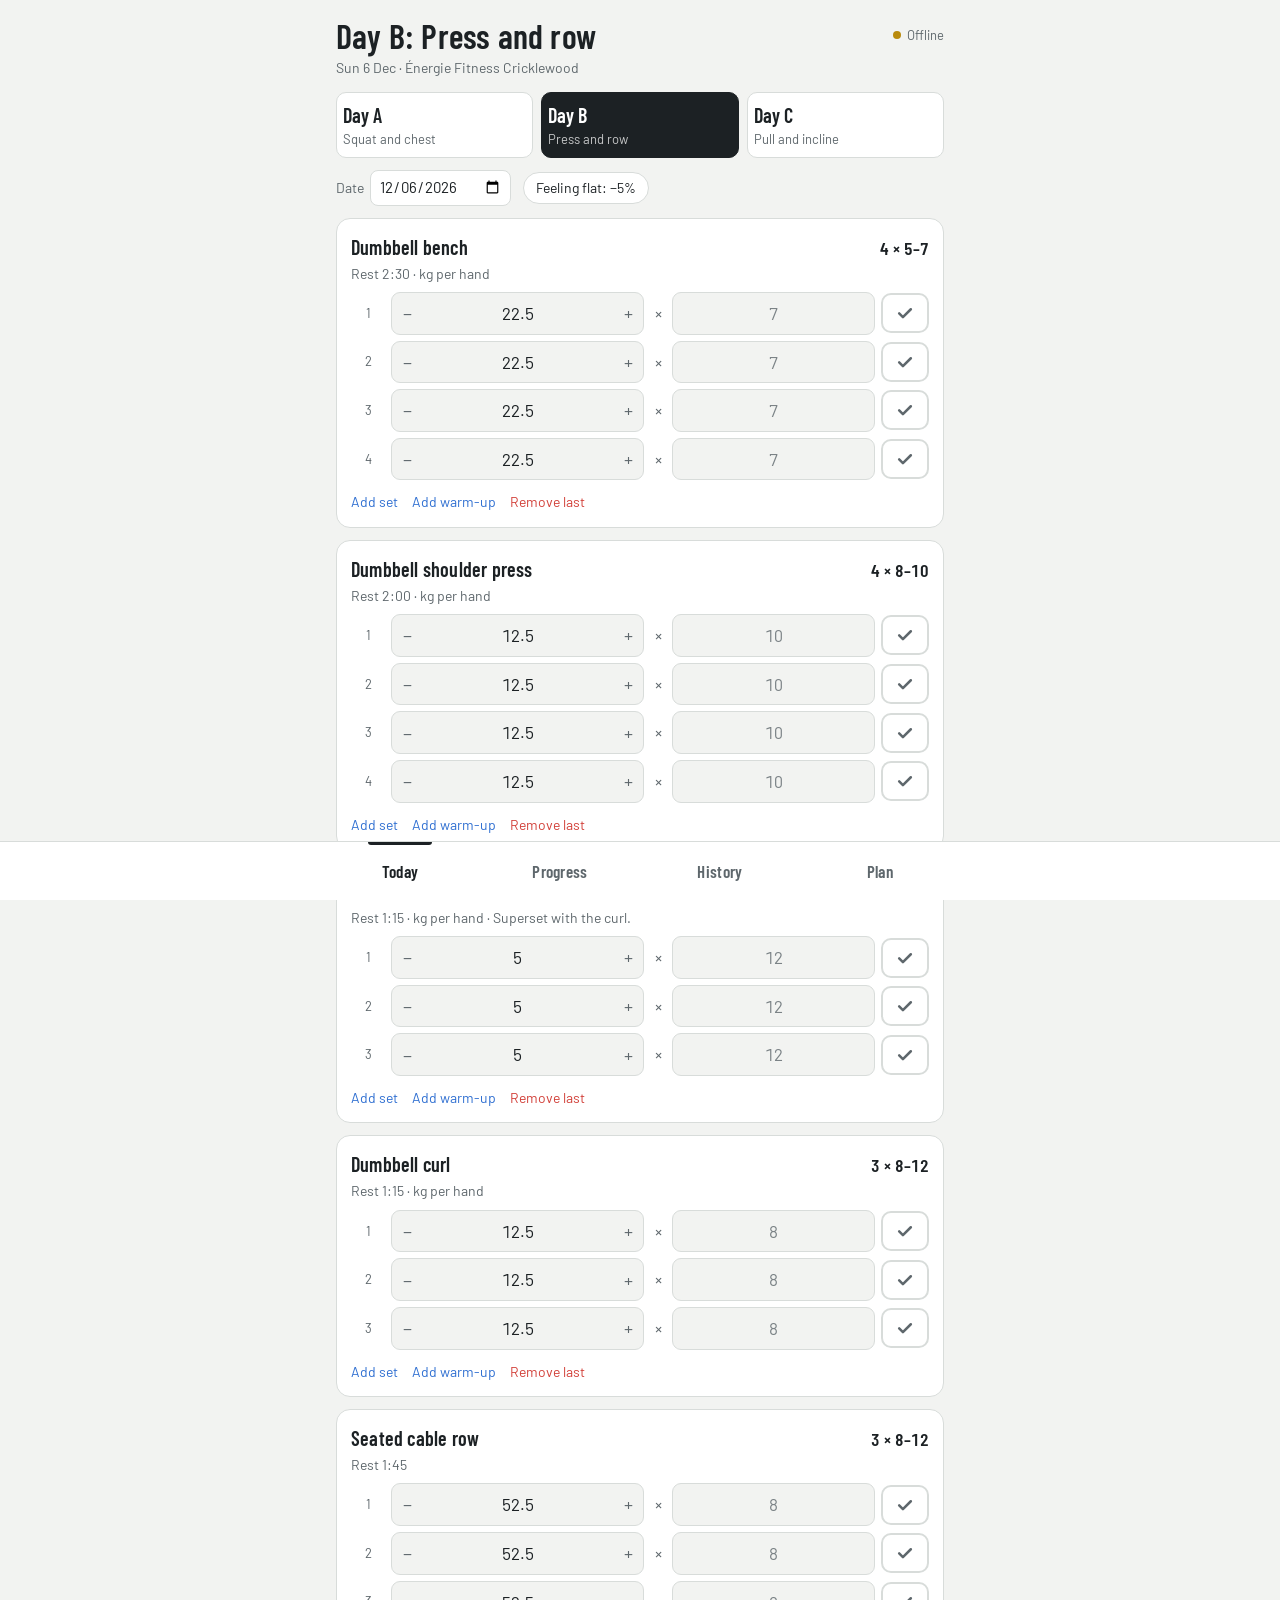
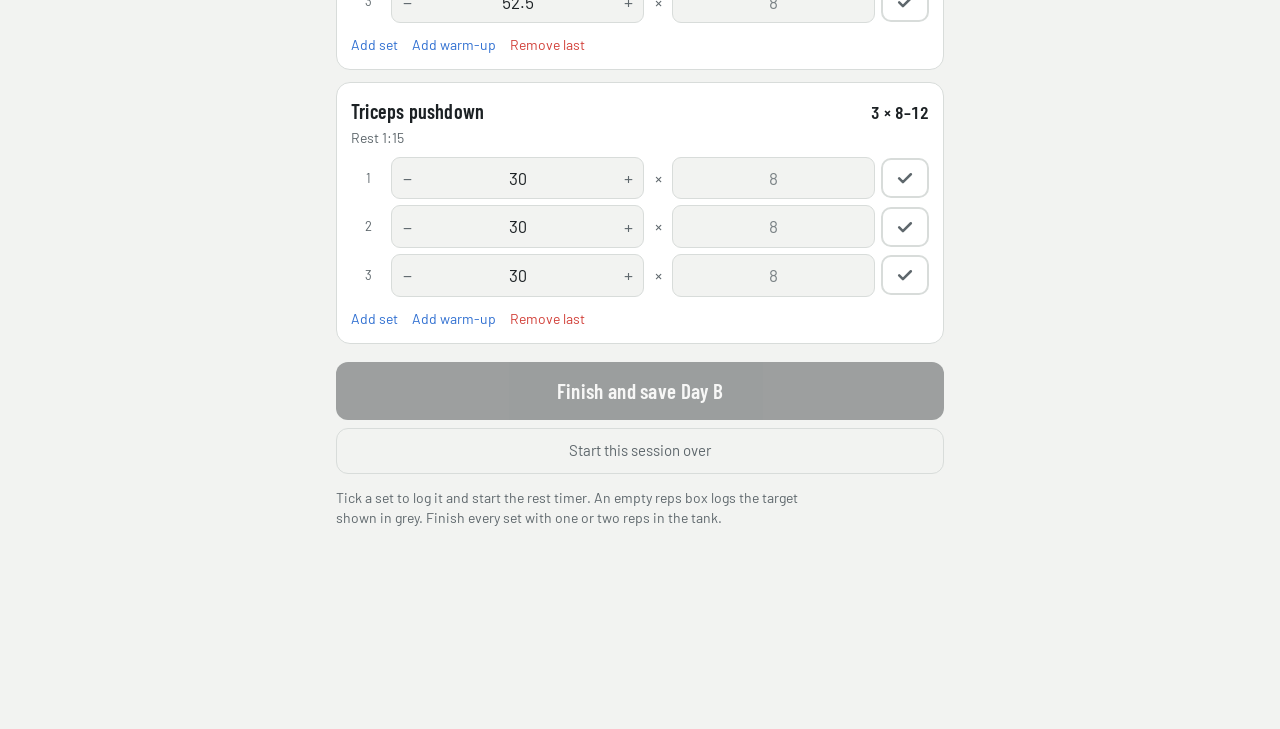
<file: workout/apps-script/Index.html>
<!doctype html>
<html lang="en-GB">
<head>
<base target="_top">
<meta charset="utf-8">
<title>Gym log</title>
<link rel="preconnect" href="https://fonts.googleapis.com">
<link rel="preconnect" href="https://fonts.gstatic.com" crossorigin>
<link href="https://fonts.googleapis.com/css2?family=Barlow:wght@400;500;600&family=Barlow+Condensed:wght@500;600;700&display=swap" rel="stylesheet">
<style>
/* Layout: one phone-width column, tab bar pinned to the bottom, rest timer docked above it. Same palette as the strength plan. */
:root{
  --bg:#F2F3F1;--panel:#FFFFFF;--ink:#1C2124;--muted:#5E676C;--rule:#D8DCDA;--soft:#E8EBE9;
  --green:#2F9E5B;--yellow:#B98A0C;--blue:#2F6FD1;--red:#D2413A;--on-ink:#FFFFFF;
  --band-g:rgba(47,158,91,.22);--band-y:rgba(217,165,20,.30);--band-b:rgba(47,111,209,.24);
  --display:"Barlow Condensed","Arial Narrow",system-ui,sans-serif;
  --body:"Barlow",system-ui,-apple-system,"Segoe UI",Roboto,Helvetica,Arial,sans-serif;
}
@media (prefers-color-scheme: dark){
  :root:not([data-theme="light"]){
    --bg:#14171A;--panel:#1C2125;--ink:#E8ECEA;--muted:#9AA4A9;--rule:#2B3136;--soft:#252B30;
    --green:#3DB36C;--yellow:#E8B92A;--blue:#5B93E6;--red:#E2615B;--on-ink:#14171A;
    --band-g:rgba(61,179,108,.30);--band-y:rgba(232,185,42,.32);--band-b:rgba(91,147,230,.34);
    color-scheme:dark;
  }
}
:root[data-theme="dark"]{
  --bg:#14171A;--panel:#1C2125;--ink:#E8ECEA;--muted:#9AA4A9;--rule:#2B3136;--soft:#252B30;
  --green:#3DB36C;--yellow:#E8B92A;--blue:#5B93E6;--red:#E2615B;--on-ink:#14171A;
  --band-g:rgba(61,179,108,.30);--band-y:rgba(232,185,42,.32);--band-b:rgba(91,147,230,.34);
  color-scheme:dark;
}
*,*::before,*::after{box-sizing:border-box}
html{-webkit-text-size-adjust:100%}
body{margin:0;background:var(--bg);color:var(--ink);font-family:var(--body);font-size:17px;line-height:1.45}
main{max-width:640px;margin:0 auto;padding-inline:16px;padding-block:18px 190px}
h1,h2,h3,.cond{font-family:var(--display);font-weight:600;letter-spacing:.2px;text-wrap:balance}
h1{font-size:34px;line-height:1.05;margin:0}
h2{font-size:26px;line-height:1.1;margin:28px 0 10px}
h3{font-size:20px;margin:0}
p{margin:0 0 10px;max-width:62ch}
a{color:var(--blue)}
.num{font-variant-numeric:tabular-nums}
.muted{color:var(--muted)}
.small{font-size:14px;color:var(--muted)}
button{font:inherit;color:inherit;cursor:pointer}
button:focus-visible,input:focus-visible,select:focus-visible{outline:2px solid var(--blue);outline-offset:2px}

.top{display:flex;justify-content:space-between;align-items:flex-start;gap:12px;margin-bottom:6px}
.sync{font-size:13px;color:var(--muted);display:inline-flex;align-items:center;gap:6px;white-space:nowrap;padding-top:8px}
.sync i{width:8px;height:8px;border-radius:50%;background:var(--muted)}
.sync.ok i{background:var(--green)}
.sync.local i{background:var(--yellow)}

.daypick{display:flex;gap:8px;margin:14px 0 4px}
.daypick button{flex:1;border:1px solid var(--rule);background:var(--panel);border-radius:10px;padding:8px 6px;text-align:left;min-width:0}
.daypick button b{display:block;font-family:var(--display);font-size:20px;font-weight:600}
.daypick button span{display:block;font-size:13px;color:var(--muted);white-space:nowrap;overflow:hidden;text-overflow:ellipsis}
.daypick button[aria-pressed="true"]{background:var(--ink);color:var(--on-ink);border-color:var(--ink)}
.daypick button[aria-pressed="true"] span{color:inherit;opacity:.75}

.sessbar{display:flex;flex-wrap:wrap;align-items:center;gap:8px 12px;margin:12px 0 4px}
.sessbar label{font-size:14px;color:var(--muted);display:inline-flex;align-items:center;gap:6px}
.sessbar input[type=date]{font:inherit;font-size:15px;background:var(--panel);color:var(--ink);border:1px solid var(--rule);border-radius:8px;padding:5px 8px}
.chipbtn{border:1px solid var(--rule);background:var(--panel);border-radius:999px;padding:5px 12px;font-size:14px}
.chipbtn[aria-pressed="true"]{background:var(--yellow);border-color:var(--yellow);color:#1C2124}
.note{background:var(--soft);border-radius:10px;padding:10px 12px;font-size:15px;margin:10px 0 0}

.ex{background:var(--panel);border:1px solid var(--rule);border-radius:14px;padding:14px 14px 10px;margin-top:12px}
.ex.alldone{border-color:var(--green)}
.exh{display:flex;justify-content:space-between;align-items:baseline;gap:10px}
.exh h3{min-width:0}
.target{font-family:var(--display);font-size:18px;font-weight:600;white-space:nowrap}
.exmeta{font-size:14px;color:var(--muted);margin:2px 0 8px}
.hint{font-size:14px;margin:0 0 8px;color:var(--ink)}
.hint.up{color:var(--green)}
.hint.warn{color:var(--red)}
.warm{font-size:14px;color:var(--muted);margin:0 0 8px}
.sets{display:grid;gap:6px}
.set{display:grid;grid-template-columns:34px minmax(0,1fr) 16px minmax(0,.8fr) 48px;align-items:center;gap:6px}
.set .lbl{font-size:13px;color:var(--muted);text-align:center}
.set .lbl.w{color:var(--yellow);font-weight:600}
.stp{display:flex;align-items:stretch;border:1px solid var(--rule);border-radius:9px;overflow:hidden;background:var(--bg);min-width:0}
.stp button{border:0;background:transparent;width:30px;flex:0 0 30px;font-size:18px;color:var(--muted)}
.stp input{width:100%;min-width:0;border:0;background:transparent;color:var(--ink);font:inherit;font-variant-numeric:tabular-nums;text-align:center;padding:8px 0;font-size:17px}
.x{text-align:center;color:var(--muted)}
.reps{border:1px solid var(--rule);border-radius:9px;background:var(--bg);color:var(--ink);font:inherit;font-variant-numeric:tabular-nums;text-align:center;padding:8px 0;width:100%;min-width:0;font-size:17px}
.reps::placeholder{color:var(--muted);opacity:.8}
.tick{height:40px;border-radius:10px;border:2px solid var(--rule);background:transparent;display:grid;place-items:center}
.tick svg{width:20px;height:20px;stroke:var(--muted)}
.set.done .tick{background:var(--green);border-color:var(--green)}
.set.done .tick svg{stroke:#fff}
.set.done .stp,.set.done .reps{opacity:.7}
.exf{display:flex;gap:14px;margin-top:8px}
.link{border:0;background:none;padding:4px 0;font-size:14px;color:var(--blue)}
.link.red{color:var(--red)}

.primary{display:block;width:100%;margin-top:18px;border:0;border-radius:12px;background:var(--ink);color:var(--on-ink);padding:14px;font-family:var(--display);font-size:21px;font-weight:600;letter-spacing:.3px}
.primary:disabled{opacity:.4;cursor:default}
.ghost{display:block;width:100%;margin-top:8px;border:1px solid var(--rule);border-radius:12px;background:transparent;padding:11px;font-size:15px;color:var(--muted)}
.confirm{display:flex;gap:8px;align-items:center;flex-wrap:wrap;margin-top:8px;font-size:15px}
.confirm button{border-radius:9px;padding:7px 12px;border:1px solid var(--rule);background:var(--panel)}
.confirm .danger{background:var(--red);border-color:var(--red);color:#fff}

/* Rest timer */
.rest{position:fixed;left:0;right:0;bottom:calc(58px + env(safe-area-inset-bottom,0px));z-index:5;padding-inline:16px}
.restin{max-width:608px;margin:0 auto 8px;background:var(--ink);color:var(--on-ink);border-radius:14px;padding:10px 12px;display:flex;align-items:center;gap:12px;position:relative;overflow:hidden}
.restin.over{background:var(--green);color:#fff}
.restbar{position:absolute;left:0;bottom:0;height:4px;background:var(--yellow);transition:width .25s linear}
.restt{font-family:var(--display);font-size:32px;font-weight:700;font-variant-numeric:tabular-nums;min-width:74px}
.restl{flex:1;min-width:0;font-size:14px;line-height:1.3;opacity:.85}
.restl b{display:block;font-size:15px;opacity:1}
.restin button{border:1px solid currentColor;background:transparent;color:inherit;border-radius:8px;padding:6px 9px;font-size:14px;opacity:.9;white-space:nowrap}

/* Tab bar */
nav.tabs{position:fixed;left:0;right:0;bottom:0;z-index:6;background:var(--panel);border-top:1px solid var(--rule);padding-bottom:env(safe-area-inset-bottom,0px)}
nav.tabs div{max-width:640px;margin:0 auto;display:grid;grid-template-columns:repeat(4,1fr)}
nav.tabs button{border:0;background:none;height:58px;font-family:var(--display);font-size:17px;font-weight:600;color:var(--muted);letter-spacing:.3px;position:relative}
nav.tabs button[aria-selected="true"]{color:var(--ink)}
nav.tabs button[aria-selected="true"]::after{content:"";position:absolute;left:30%;right:30%;top:0;height:3px;border-radius:0 0 3px 3px;background:var(--ink)}

/* Progress */
.legend{display:flex;flex-wrap:wrap;gap:6px 14px;font-size:14px;color:var(--muted);margin:4px 0 12px}
.legend span{display:inline-flex;align-items:center;gap:6px}
.dot{width:12px;height:12px;border-radius:50%;display:inline-block}
.lift{margin:0 0 18px}
.lt{display:flex;justify-content:space-between;align-items:baseline;gap:12px;margin-bottom:6px}
.ln{font-weight:600}
.lv{font-family:var(--display);font-size:22px;font-weight:600}
.track{position:relative;display:flex;gap:2px;height:14px}
.bd{flex:1;height:14px}
.bd.g{background:var(--band-g);border-radius:7px 0 0 7px}
.bd.y{background:var(--band-y)}
.bd.b{background:var(--band-b);border-radius:0 7px 7px 0}
.now,.goal{position:absolute;top:50%;border-radius:50%;transform:translate(-50%,-50%)}
.now{width:17px;height:17px;background:var(--ink);box-shadow:0 0 0 3px var(--bg)}
.goal{width:15px;height:15px;border:2px dashed var(--ink)}
.ls{display:flex;justify-content:space-between;gap:10px;align-items:center;font-size:14px;color:var(--muted);margin-top:6px}
.spark{width:96px;height:28px;flex:0 0 96px}
.tw{overflow-x:auto;-webkit-overflow-scrolling:touch;background:var(--panel);border:1px solid var(--rule);border-radius:14px;padding:4px 14px}
table{border-collapse:collapse;width:100%;font-size:15px}
th{text-align:left;font-weight:600;color:var(--muted);font-size:13px;padding:8px 10px 6px 0;border-bottom:1px solid var(--rule);white-space:nowrap}
td{padding:9px 10px 9px 0;border-bottom:1px solid var(--rule);vertical-align:top}
tr:last-child td{border-bottom:0}
td.w{white-space:nowrap}
.pill{display:inline-block;font-size:12px;font-weight:600;border-radius:999px;padding:1px 8px;white-space:nowrap}
.pill.hit{background:var(--band-g);color:var(--ink)}
.pill.gap{background:var(--soft);color:var(--muted)}
tr.nextrow td{font-weight:600}

/* History */
.sess{background:var(--panel);border:1px solid var(--rule);border-radius:14px;padding:12px 14px;margin-top:10px}
.sessh{display:flex;align-items:center;gap:10px}
.daytag{font-family:var(--display);font-weight:700;font-size:18px;width:30px;height:30px;border-radius:8px;display:grid;place-items:center;background:var(--ink);color:var(--on-ink);flex:0 0 30px}
.sessh .d{flex:1;min-width:0}
.sessh .d b{display:block}
.sess ul{margin:8px 0 0;padding:0;list-style:none;font-size:15px}
.sess li{padding:3px 0}
.sess li span{color:var(--muted)}
.empty{background:var(--panel);border:1px dashed var(--rule);border-radius:14px;padding:18px;margin-top:14px;color:var(--muted)}
.toast{position:fixed;left:50%;top:calc(14px + env(safe-area-inset-top,0px));transform:translateX(-50%);background:var(--ink);color:var(--on-ink);padding:9px 16px;border-radius:999px;font-size:15px;z-index:10;max-width:calc(100% - 32px)}
ul.plain{margin:0 0 12px;padding-left:20px}
ul.plain li{margin:0 0 6px}
@media (prefers-reduced-motion: reduce){.restbar{transition:none}}
</style>
</head>
<body>

<main id="app">
  <div class="top">
    <div>
      <h1 id="hdr">Gym log</h1>
      <p class="small" id="sub" style="margin:4px 0 0">Énergie Fitness Cricklewood</p>
    </div>
    <span class="sync" id="sync"><i></i><span>Connecting</span></span>
  </div>
  <section id="tab-today"></section>
  <section id="tab-progress" hidden></section>
  <section id="tab-history" hidden></section>
  <section id="tab-plan" hidden></section>
</main>

<div class="rest" id="rest" hidden>
  <div class="restin" id="restin">
    <div class="restt" id="restt">0:00</div>
    <div class="restl" id="restl"></div>
    <button type="button" id="rest30">+30 s</button>
    <button type="button" id="restx">Skip</button>
    <div class="restbar" id="restbar"></div>
  </div>
</div>

<nav class="tabs" aria-label="Sections"><div role="tablist">
  <button role="tab" data-tab="today" aria-selected="true">Today</button>
  <button role="tab" data-tab="progress" aria-selected="false">Progress</button>
  <button role="tab" data-tab="history" aria-selected="false">History</button>
  <button role="tab" data-tab="plan" aria-selected="false">Plan</button>
</div></nav>

<script>
/* ---------- The programme (from Morgan's strength plan, 29 Sep 2026) ---------- */
var PLAN_DATE = "2026-09-29";   // sessions after this date drive progression
var RESTART = "2026-10-06";     // first session back after the holiday
var BODYWEIGHT = 76.6;

var EX = {
  squat:        {n:"Squat", rest:180, inc:2.5},
  dbBench:      {n:"Dumbbell bench", rest:150, inc:2.5, ph:true},
  pulldown:     {n:"Lat pulldown", rest:105, inc:2.5},
  latRaise:     {n:"Lateral raise", rest:75, inc:1, ph:true},
  inclineCurl:  {n:"Seated incline curl", rest:75, inc:2.5, ph:true},
  pushdown:     {n:"Triceps pushdown", rest:75, inc:2.5},
  shoulderPress:{n:"Dumbbell shoulder press", rest:120, inc:2.5, ph:true},
  dbCurl:       {n:"Dumbbell curl", rest:75, inc:2.5, ph:true},
  row:          {n:"Seated cable row", rest:105, inc:2.5},
  incline:      {n:"Incline bench (barbell)", rest:150, inc:2.5},
  hammer:       {n:"Hammer curl", rest:75, inc:2.5, ph:true},
  facePull:     {n:"Face pull", rest:75, inc:2.5},
  cableRaise:   {n:"Cable lateral raise, one arm", rest:60, inc:2.5},
  ohExt:        {n:"Overhead cable extension (rope)", rest:75, inc:2.5},
  fly:          {n:"Dumbbell fly", rest:75, inc:2.5, ph:true}
};

var DAYS = {
  A:{t:"Squat and chest", wd:5, items:[
    {k:"squat", sets:4, lo:5, hi:5, w:75},
    {k:"dbBench", sets:3, lo:8, hi:10, w:22.5, aim:8},
    {k:"pulldown", sets:3, lo:8, hi:10, w:60},
    {k:"latRaise", sets:3, lo:12, hi:15, w:5, aim:15},
    {k:"inclineCurl", sets:3, lo:10, hi:12, w:10, aim:12},
    {k:"pushdown", sets:3, lo:10, hi:12, w:25, aim:12}
  ]},
  B:{t:"Press and row", wd:0, items:[
    {k:"dbBench", sets:4, lo:5, hi:7, w:22.5, aim:7},
    {k:"shoulderPress", sets:4, lo:8, hi:10, w:12.5, aim:10},
    {k:"latRaise", sets:3, lo:12, hi:15, w:5, tip:"Superset with the curl."},
    {k:"dbCurl", sets:3, lo:8, hi:12, w:12.5},
    {k:"row", sets:3, lo:8, hi:12, w:52.5},
    {k:"pushdown", sets:3, lo:8, hi:12, w:30}
  ]},
  C:{t:"Pull and incline", wd:2, items:[
    {k:"squat", sets:4, lo:5, hi:5, w:72.5, repeatA:true},
    {k:"pulldown", sets:4, lo:8, hi:10, w:60},
    {k:"incline", sets:3, lo:6, hi:10, w:45, aim:8},
    {k:"hammer", sets:3, lo:8, hi:12, w:12.5},
    {k:"facePull", sets:3, lo:12, hi:15, w:17.5, tip:"Superset with the cable raise."},
    {k:"cableRaise", sets:3, lo:12, hi:15, w:2.5, tip:"Lightest plate on the stack."},
    {k:"ohExt", sets:2, lo:10, hi:12, w:15, tip:"If time."}
  ]}
};

var SQUAT_WARMUP = "Warm-up: bar × 10, 40 kg × 5, 55 kg × 3, 65 kg × 1–2.";

var LEVELS = [
  {k:"squat", best:null, goal:108, t:[71,96,127,162]},
  {k:"dbBench", goal:38, t:[17.6,26.6,38,51.6]},
  {k:"shoulderPress", goal:22.2, t:[14.1,21.3,30.4,40.8]},
  {k:"incline", goal:72.8, t:[47.2,63.5,83,105.7]},
  {k:"pulldown", goal:85.5, t:[45,62,82.3,105.3]},
  {k:"row", goal:83.3, t:[45,62.3,84.3,108.6]},
  {k:"pushdown", goal:53.3, t:[20.6,34.6,54,77.3]},
  {k:"dbCurl", goal:22.2, t:[7.7,13.6,21.3,30.8]}
];
var TIER = ["Beginner","Novice","Intermediate","Advanced"];

var GOALS = [
  ["squat",[82.5,5],[92.5,5]], ["dbBench",[27.5,6],[30,8]], ["shoulderPress",[15,8],[17.5,8]],
  ["incline",[50,8],[57.5,8]], ["pulldown",[62.5,8],[67.5,8]], ["row",[57.5,10],[62.5,10]],
  ["pushdown",[35,10],[40,10]], ["dbCurl",[15,10],[17.5,8]], ["latRaise",[6,15],[8,12]],
  ["inclineCurl",[12.5,10],[12.5,12]], ["hammer",[12.5,12],[15,12]], ["facePull",[20,15],[25,12]]
];

var SQUAT_DATES = [
  ["2026-10-09",75],["2026-10-16",77.5],["2026-10-23",80],["2026-10-30",82.5],["2026-11-06",85],
  ["2026-11-13",85],["2026-11-20",87.5],["2026-11-27",90],["2026-12-04",92.5],["2026-12-11",95]
];

/* ---------- Helpers ---------- */
var MON = ["Jan","Feb","Mar","Apr","May","Jun","Jul","Aug","Sep","Oct","Nov","Dec"];
var WD = ["Sun","Mon","Tue","Wed","Thu","Fri","Sat"];
function iso(d){ return d.getFullYear()+"-"+String(d.getMonth()+1).padStart(2,"0")+"-"+String(d.getDate()).padStart(2,"0"); }
function parseIso(s){ var p=s.split("-"); return new Date(+p[0], +p[1]-1, +p[2]); }
function nice(s){ var d=parseIso(s); return WD[d.getDay()]+" "+d.getDate()+" "+MON[d.getMonth()]; }
function kg(n){ if(n==null||isNaN(n)) return "–"; return (Math.round(n*100)/100).toString(); }
function roundTo(x, step){ var s = step>=2.5 ? 2.5 : 0.5; return Math.round(x/s)*s; }
function e1(w,r){ return w*(1+r/30); }
function esc(s){ return String(s).replace(/[&<>"]/g,function(c){return {"&":"&amp;","<":"&lt;",">":"&gt;",'"':"&quot;"}[c];}); }
function mmss(s){ s=Math.max(0,Math.ceil(s)); return Math.floor(s/60)+":"+String(s%60).padStart(2,"0"); }
function lsGet(k){ try{ var v=localStorage.getItem(k); return v?JSON.parse(v):null; }catch(e){ return null; } }
function lsSet(k,v){ try{ if(v==null) localStorage.removeItem(k); else localStorage.setItem(k, JSON.stringify(v)); }catch(e){} }
function toast(msg){
  var t=document.createElement("div"); t.className="toast"; t.textContent=msg; document.body.appendChild(t);
  setTimeout(function(){ t.remove(); }, 2600);
}

/* ---------- State ---------- */
var sessions = [];          // [{id,date,day,exercises:[{key,name,sets:[{w,r,warm}]}],note}]
var sheetUrl = null;
var loaded = false;
var tab = "today";
var draft = null;
var confirmDel = null;
var confirmDiscard = false;

function sortedSessions(){ return sessions.slice().sort(function(a,b){ return a.date<b.date?1:a.date>b.date?-1:0; }); }

/* Each logged instance of an exercise, newest first. */
function instances(k, opts){
  opts = opts||{};
  var out=[];
  sortedSessions().forEach(function(s){
    if(opts.day && s.day!==opts.day) return;
    if(opts.since && s.date<=opts.since) return;
    (s.exercises||[]).forEach(function(ex){
      if(ex.key!==k) return;
      var work=(ex.sets||[]).filter(function(x){ return !x.warm && x.w!=null && x.r>0; });
      if(work.length) out.push({date:s.date, day:s.day, sets:work});
    });
  });
  return out;
}
function topW(inst){ return Math.max.apply(null, inst.sets.map(function(s){ return s.w; })); }
function atTop(inst){ var w=topW(inst); return inst.sets.filter(function(s){ return s.w===w; }); }
function totalReps(sets){ return sets.reduce(function(a,s){ return a+s.r; },0); }

/* Double progression, per the plan's rules. */
function suggest(day, it){
  var ex = EX[it.k];
  var baseAim = it.aim || it.lo;
  if(it.repeatA){
    var a = instances("squat",{day:"A", since:PLAN_DATE})[0];
    if(a) return {w:topW(a), aim:5, hint:"Repeats Friday's "+kg(topW(a))+" kg.", cls:""};
    return {w:it.w, aim:5, hint:"Weight you've already lifted. If it feels flat, drop 5% today.", cls:""};
  }
  var hist = instances(it.k,{day:day, since:PLAN_DATE});
  if(!hist.length) return {w:it.w, aim:baseAim, hint:"", cls:""};
  var last = hist[0], w = topW(last), top = atTop(last);
  var done = top.length>=it.sets && top.every(function(s){ return s.r>=it.hi; });
  if(done){
    return {w:roundTo(w+ex.inc, ex.inc), aim:it.lo, hint:"Hit "+it.sets+" × "+it.hi+" last time. Up "+kg(ex.inc)+" kg; reps start from "+it.lo+" again.", cls:"up"};
  }
  var prev = hist[1];
  if(prev && topW(prev)===w){
    var missedBoth = it.k==="squat"
      ? top.some(function(s){return s.r<it.lo;}) && atTop(prev).some(function(s){return s.r<it.lo;})
      : totalReps(top) <= totalReps(atTop(prev));
    if(missedBoth){
      return {w:roundTo(w*0.9, ex.inc), aim:it.lo, hint:"Stalled two sessions at "+kg(w)+" kg. Dropped 10%. Check sleep and food.", cls:"warn"};
    }
  }
  var minR = Math.min.apply(null, top.map(function(s){return s.r;}));
  var aim = Math.min(it.hi, Math.max(it.lo, minR+1));
  return {w:w, aim:aim, hint:"Same weight. Last time "+top.map(function(s){return s.r;}).join(", ")+"; aim for "+aim+" on every set.", cls:""};
}

/* Which day is next: Fri A, Sun B, Tue C, nothing before the restart. */
function nextSession(){
  var d = new Date(); d.setHours(0,0,0,0);
  var start = parseIso(RESTART);
  if(d<start) d=start;
  for(var i=0;i<8;i++){
    var s=iso(d), wd=d.getDay();
    for(var k in DAYS){
      if(DAYS[k].wd===wd && !sessions.some(function(x){return x.date===s && x.day===k;})) return {day:k, date:s};
    }
    d.setDate(d.getDate()+1);
  }
  return {day:"A", date:iso(new Date())};
}

function buildDraft(day, date){
  return {day:day, date:date, flat:false, items:DAYS[day].items.map(function(it){
    var sg = suggest(day,it);
    var sets=[]; for(var i=0;i<it.sets;i++) sets.push({w:sg.w, r:null, done:false});
    return {k:it.k, sets:sets, sg:sg};
  })};
}
function saveDraft(){ lsSet("gymlog.draft", draft); }

/* ---------- Rest timer ---------- */
var timer = null, audio = null, tick = null;
function beep(){
  try{
    audio = audio || new (window.AudioContext||window.webkitAudioContext)();
    [0,0.25,0.5].forEach(function(t){
      var o=audio.createOscillator(), g=audio.createGain();
      o.frequency.value=880; o.connect(g); g.connect(audio.destination);
      g.gain.setValueAtTime(0.0001, audio.currentTime+t);
      g.gain.exponentialRampToValueAtTime(0.3, audio.currentTime+t+0.02);
      g.gain.exponentialRampToValueAtTime(0.0001, audio.currentTime+t+0.18);
      o.start(audio.currentTime+t); o.stop(audio.currentTime+t+0.2);
    });
  }catch(e){}
  try{ navigator.vibrate && navigator.vibrate([200,100,200]); }catch(e){}
}
function startRest(sec, label, nextTxt){
  try{ audio = audio || new (window.AudioContext||window.webkitAudioContext)(); if(audio.state==="suspended") audio.resume(); }catch(e){}
  timer = {end:Date.now()+sec*1000, total:sec, label:label, next:nextTxt, rang:false};
  document.getElementById("rest").hidden=false;
  clearInterval(tick); tick=setInterval(drawRest,250); drawRest();
}
function drawRest(){
  if(!timer) return;
  var left=(timer.end-Date.now())/1000;
  var inn=document.getElementById("restin");
  if(left<=0){
    if(!timer.rang){ timer.rang=true; beep(); }
    inn.classList.add("over");
    document.getElementById("restt").textContent="Go";
    document.getElementById("restl").innerHTML="<b>Rest done</b>"+esc(timer.next||"");
    document.getElementById("restbar").style.width="100%";
    if(left<-20) stopRest();
    return;
  }
  inn.classList.remove("over");
  document.getElementById("restt").textContent=mmss(left);
  document.getElementById("restl").innerHTML="<b>Rest · "+esc(timer.label)+"</b>"+esc(timer.next||"");
  document.getElementById("restbar").style.width=(100*(1-left/timer.total))+"%";
}
function stopRest(){ timer=null; clearInterval(tick); document.getElementById("rest").hidden=true; }
document.getElementById("rest30").onclick=function(){ if(timer){ timer.end=Math.max(timer.end,Date.now())+30000; timer.total+=30; timer.rang=false; drawRest(); } };
document.getElementById("restx").onclick=stopRest;

var wakeLock=null;
function keepAwake(){ try{ if(!wakeLock && navigator.wakeLock) navigator.wakeLock.request("screen").then(function(l){ wakeLock=l; l.addEventListener("release",function(){ wakeLock=null; }); }).catch(function(){}); }catch(e){} }

/* ---------- Render: Today ---------- */
var TICK_SVG='<svg viewBox="0 0 24 24" fill="none" stroke-width="3" stroke-linecap="round" stroke-linejoin="round"><path d="M5 12.5l4.5 4.5L19 7.5"/></svg>';

function renderToday(){
  var el=document.getElementById("tab-today");
  if(!draft){ var n=nextSession(); draft=buildDraft(n.day,n.date); }
  var D=DAYS[draft.day];
  var h='<div class="daypick" role="group" aria-label="Session">';
  ["A","B","C"].forEach(function(k){
    h+='<button type="button" data-day="'+k+'" aria-pressed="'+(draft.day===k)+'"><b>Day '+k+'</b><span>'+DAYS[k].t+'</span></button>';
  });
  h+='</div>';
  h+='<div class="sessbar"><label for="sessdate">Date <input type="date" id="sessdate" value="'+draft.date+'"></label>'
    + '<button type="button" class="chipbtn" id="flat" aria-pressed="'+draft.flat+'">Feeling flat: −5%</button></div>';
  if(draft.date===RESTART) h+='<p class="note">First session back after 11 days off. Every weight here is one you\'ve already lifted. If it feels flat, tap −5% for today only.</p>';
  if(sessions.some(function(s){return s.date===draft.date && s.day===draft.day;})) h+='<p class="note">You already saved Day '+draft.day+' on this date. Saving again replaces it.</p>';

  draft.items.forEach(function(item, ii){
    var it=D.items[ii], ex=EX[item.k];
    var doneN=item.sets.filter(function(s){return s.done;}).length;
    var all=doneN===item.sets.length && doneN>0;
    var rng = it.lo===it.hi ? it.lo : it.lo+"–"+it.hi;
    h+='<article class="ex'+(all?' alldone':'')+'">';
    h+='<div class="exh"><h3>'+esc(ex.n)+'</h3><span class="target num">'+it.sets+' × '+rng+'</span></div>';
    h+='<div class="exmeta">Rest '+mmss(ex.rest)+(ex.ph?' · kg per hand':'')+(it.tip?' · '+esc(it.tip):'')+'</div>';
    if(item.sg.hint) h+='<p class="hint '+item.sg.cls+'">'+esc(item.sg.hint)+'</p>';
    if(item.k==="squat") h+='<p class="warm">'+SQUAT_WARMUP+'</p>';
    h+='<div class="sets">';
    item.sets.forEach(function(s, si){
      var id="i"+ii+"s"+si;
      h+='<div class="set'+(s.done?' done':'')+'">'
        + '<span class="lbl'+(s.warm?' w':'')+'">'+(s.warm?'W':(si+1-item.sets.slice(0,si).filter(function(x){return x.warm;}).length))+'</span>'
        + '<div class="stp"><button type="button" data-step="-1" data-i="'+ii+'" data-s="'+si+'" aria-label="Less weight">−</button>'
        + '<input id="'+id+'w" inputmode="decimal" data-f="w" data-i="'+ii+'" data-s="'+si+'" value="'+kg(s.w)+'" aria-label="Set '+(si+1)+' weight in kg">'
        + '<button type="button" data-step="1" data-i="'+ii+'" data-s="'+si+'" aria-label="More weight">+</button></div>'
        + '<span class="x">×</span>'
        + '<input class="reps" id="'+id+'r" inputmode="numeric" data-f="r" data-i="'+ii+'" data-s="'+si+'" placeholder="'+item.sg.aim+'" value="'+(s.r!=null?s.r:'')+'" aria-label="Set '+(si+1)+' reps">'
        + '<button type="button" class="tick" data-done="1" data-i="'+ii+'" data-s="'+si+'" aria-label="'+(s.done?'Undo set':'Log set')+'" aria-pressed="'+s.done+'">'+TICK_SVG+'</button>'
        + '</div>';
    });
    h+='</div><div class="exf"><button type="button" class="link" data-add="'+ii+'">Add set</button>'
      + '<button type="button" class="link" data-warm="'+ii+'">Add warm-up</button>'
      + (item.sets.length?'<button type="button" class="link red" data-rm="'+ii+'">Remove last</button>':'')+'</div>';
    h+='</article>';
  });

  var anyDone=draft.items.some(function(i){return i.sets.some(function(s){return s.done;});});
  h+='<button type="button" class="primary" id="finish"'+(anyDone?'':' disabled')+'>Finish and save Day '+draft.day+'</button>';
  if(confirmDiscard){
    h+='<div class="confirm">Clear every set in this session? <button type="button" class="danger" id="discardYes">Clear</button><button type="button" id="discardNo">Keep</button></div>';
  } else {
    h+='<button type="button" class="ghost" id="discard">Start this session over</button>';
  }
  h+='<p class="small" style="margin-top:14px">Tick a set to log it and start the rest timer. An empty reps box logs the target shown in grey. Finish every set with one or two reps in the tank.</p>';
  el.innerHTML=h;
  document.getElementById("hdr").textContent="Day "+draft.day+": "+D.t;
  document.getElementById("sub").textContent=nice(draft.date)+" · Énergie Fitness Cricklewood";
}

function nextLabel(ii, si){
  var item=draft.items[ii];
  if(si+1<item.sets.length) return "Next: set "+(si+2)+", "+kg(item.sets[si+1].w)+" kg";
  var nx=draft.items[ii+1];
  return nx ? "Next: "+EX[nx.k].n : "Last set of the session";
}

document.getElementById("tab-today").addEventListener("click", function(e){
  var b=e.target.closest("button"); if(!b) return;
  var ii=+b.dataset.i, si=+b.dataset.s;
  if(b.dataset.day){
    if(b.dataset.day===draft.day) return;
    var date=draft.date; draft=buildDraft(b.dataset.day, date); confirmDiscard=false;
  } else if(b.id==="flat"){
    draft.flat=!draft.flat;
    draft.items.forEach(function(item){
      var ex=EX[item.k];
      item.sets.forEach(function(s){ if(!s.done && s.w!=null) s.w = draft.flat ? roundTo(item.sg.w*0.95, ex.inc) : item.sg.w; });
    });
  } else if(b.dataset.step){
    var s=draft.items[ii].sets[si], inc=EX[draft.items[ii].k].inc;
    var old=s.w, nw=Math.max(0,(s.w||0)+ (+b.dataset.step)*inc);
    // carry the new weight to the untouched sets below that matched it
    draft.items[ii].sets.forEach(function(x,j){ if(j>si && !x.done && !x.warm && !s.warm && x.w===old) x.w=nw; });
    s.w=nw;
  } else if(b.dataset.done){
    var item=draft.items[ii], st=item.sets[si];
    if(st.done){ st.done=false; }
    else {
      if(st.r==null || st.r==="" ) st.r = st.warm ? null : item.sg.aim;
      if(st.r==null){ var ri=document.getElementById("i"+ii+"s"+si+"r"); ri && ri.focus(); return; }
      st.done=true;
      if(!st.warm) startRest(EX[item.k].rest, EX[item.k].n, nextLabel(ii,si));
      keepAwake();
    }
  } else if(b.dataset.add){
    var it2=draft.items[+b.dataset.add], last=it2.sets[it2.sets.length-1];
    it2.sets.push({w:last?last.w:it2.sg.w, r:null, done:false});
  } else if(b.dataset.warm){
    var it3=draft.items[+b.dataset.warm];
    it3.sets.unshift({w:roundTo((it3.sg.w||0)*0.6, EX[it3.k].inc), r:null, done:false, warm:true});
  } else if(b.dataset.rm){
    draft.items[+b.dataset.rm].sets.pop();
  } else if(b.id==="finish"){ finish(); return; }
  else if(b.id==="discard"){ confirmDiscard=true; }
  else if(b.id==="discardNo"){ confirmDiscard=false; }
  else if(b.id==="discardYes"){ confirmDiscard=false; draft=buildDraft(draft.day, draft.date); }
  else return;
  saveDraft(); renderToday();
});
document.getElementById("tab-today").addEventListener("input", function(e){
  var t=e.target;
  if(t.id==="sessdate"){ return; }
  if(!t.dataset.f) return;
  var s=draft.items[+t.dataset.i].sets[+t.dataset.s];
  var v=t.value.replace(",",".").trim();
  s[t.dataset.f] = v==="" ? null : (t.dataset.f==="r" ? parseInt(v,10) : parseFloat(v));
  if(isNaN(s[t.dataset.f])) s[t.dataset.f]=null;
  saveDraft();
});
document.getElementById("tab-today").addEventListener("change", function(e){
  if(e.target.id==="sessdate" && e.target.value){ draft.date=e.target.value; saveDraft(); renderToday(); }
});

function finish(){
  var doc={date:draft.date, day:draft.day, exercises:[]};
  draft.items.forEach(function(item){
    var sets=item.sets.filter(function(s){return s.done && s.w!=null && s.r>0;}).map(function(s){
      var o={w:s.w, r:s.r}; if(s.warm) o.warm=true; return o;
    });
    if(sets.length) doc.exercises.push({key:item.k, name:EX[item.k].n, sets:sets});
  });
  if(!doc.exercises.length){ toast("Tick at least one set before saving."); return; }
  var id=doc.date+"-"+doc.day;
  var btn=document.getElementById("finish"); btn.disabled=true; btn.textContent="Saving to your sheet…";
  server("saveSession", id, doc).then(function(saved){
    sessions=sessions.filter(function(s){return s.id!==id;}).concat([saved]);
    lsSet("gymlog.draft", null); draft=null; stopRest();
    toast("Day "+saved.day+" saved to your sheet.");
    renderAll();
  }, function(err){
    btn.disabled=false; btn.textContent="Finish and save Day "+draft.day;
    toast(err.message);
  });
}

/* ---------- Render: Progress ---------- */
function pos(v,t){
  if(v<=t[0]) return 0;
  for(var i=0;i<3;i++){ if(v<t[i+1]) return (i+(v-t[i])/(t[i+1]-t[i]))/3*100; }
  return 100;
}
function bestRecent(k){
  var ins=instances(k).slice(0,3), best=null;
  ins.forEach(function(i){ i.sets.forEach(function(s){ var v=e1(s.w,s.r); if(!best||v>best.e) best={e:v,w:s.w,r:s.r,date:i.date}; }); });
  return best;
}
function series(k){
  return instances(k).reverse().map(function(i){
    return Math.max.apply(null, i.sets.map(function(s){return e1(s.w,s.r);}));
  });
}
function spark(vals, ref){
  if(vals.length<2) return '<svg class="spark" viewBox="0 0 96 28" aria-hidden="true"></svg>';
  var lo=Math.min.apply(null, vals.concat([ref])), hi=Math.max.apply(null, vals.concat([ref]));
  if(hi===lo) hi=lo+1;
  var x=function(i){ return 4+i*88/(vals.length-1); }, y=function(v){ return 24-(v-lo)/(hi-lo)*20; };
  var d=vals.map(function(v,i){ return (i?"L":"M")+x(i).toFixed(1)+" "+y(v).toFixed(1); }).join(" ");
  var n=vals.length-1;
  return '<svg class="spark" viewBox="0 0 96 28" aria-hidden="true">'
    + '<line x1="4" x2="92" y1="'+y(ref).toFixed(1)+'" y2="'+y(ref).toFixed(1)+'" stroke="var(--yellow)" stroke-width="1.5" stroke-dasharray="3 3"/>'
    + '<path d="'+d+'" fill="none" stroke="var(--ink)" stroke-width="2" stroke-linejoin="round" stroke-linecap="round"/>'
    + '<circle cx="'+x(n).toFixed(1)+'" cy="'+y(vals[n]).toFixed(1)+'" r="3" fill="var(--ink)"/></svg>';
}
function goalHit(k, g){
  return sessions.some(function(s){ return (s.exercises||[]).some(function(ex){
    return ex.key===k && ex.sets.some(function(x){ return !x.warm && x.w>=g[0] && x.r>=g[1]; });
  }); });
}
function goalCell(k,g){
  var hit=goalHit(k,g);
  return '<span class="num">'+kg(g[0])+' × '+g[1]+'</span> '+(hit?'<span class="pill hit">Hit</span>':'');
}

function renderProgress(){
  var el=document.getElementById("tab-progress");
  if(!loaded){ el.innerHTML='<p class="empty">Loading your log…</p>'; return; }
  var h='<h2 style="margin-top:14px">Where each lift sits</h2>'
    + '<p class="small">Estimated one-rep max from your best set in the last three sessions of each lift, against Strength Level standards for '+BODYWEIGHT+' kg. The yellow dashed line on each sparkline is Novice.</p>'
    + '<div class="legend"><span><i class="dot" style="background:var(--band-g)"></i>Beginner</span><span><i class="dot" style="background:var(--band-y)"></i>Novice</span><span><i class="dot" style="background:var(--band-b)"></i>Intermediate</span><span><i class="dot" style="background:var(--ink)"></i>Now</span><span><i class="dot" style="border:2px dashed var(--ink)"></i>Christmas goal</span></div>';
  LEVELS.forEach(function(l){
    var b=bestRecent(l.k), ex=EX[l.k];
    var name=ex.n+(ex.ph?' (per hand)':'');
    if(!b){ h+='<div class="lift"><div class="lt"><span class="ln">'+esc(name)+'</span><span class="lv">–</span></div><div class="ls">Not logged yet.</div></div>'; return; }
    var lvl=0; for(var i=0;i<4;i++){ if(b.e>=l.t[i]) lvl=i; }
    var gap = lvl<3 ? kg(Math.round((l.t[lvl+1]-b.e)*2)/2)+" kg to "+TIER[lvl+1] : "Past Advanced";
    if(b.e<l.t[0]) gap = kg(Math.round((l.t[1]-b.e)*2)/2)+" kg to Novice";
    h+='<div class="lift"><div class="lt"><span class="ln">'+esc(name)+'</span><span class="lv num">'+kg(Math.round(b.e*2)/2)+' kg</span></div>'
      + '<div class="track" role="img" aria-label="'+esc(name)+': estimated '+kg(Math.round(b.e))+' kg, '+TIER[lvl]+'. Christmas goal '+l.goal+' kg."><span class="bd g"></span><span class="bd y"></span><span class="bd b"></span>'
      + '<i class="goal" style="left:'+pos(l.goal,l.t).toFixed(1)+'%"></i><i class="now" style="left:'+pos(b.e,l.t).toFixed(1)+'%"></i></div>'
      + '<div class="ls"><span>Best set '+kg(b.w)+' × '+b.r+'. '+TIER[lvl]+', '+gap+'.</span>'+spark(series(l.k), l.t[1])+'</div></div>';
  });

  h+='<h2>Goals</h2><div class="tw"><table><thead><tr><th>Lift</th><th>Best recent</th><th>By 10 Nov</th><th>By 18 Dec</th></tr></thead><tbody>';
  GOALS.forEach(function(g){
    var b=bestRecent(g[0]);
    h+='<tr><td>'+esc(EX[g[0]].n)+'</td><td class="w num">'+(b?kg(b.w)+' × '+b.r:'–')+'</td><td class="w">'+goalCell(g[0],g[1])+'</td><td class="w">'+goalCell(g[0],g[2])+'</td></tr>';
  });
  h+='</tbody></table></div><p class="small" style="margin-top:8px">A goal counts as hit once any working set matches its weight and reps.</p>';

  var today=iso(new Date()), nextIdx=SQUAT_DATES.findIndex(function(d){return d[0]>=today;});
  h+='<h2>Squat by date</h2><p class="small">Day A working weight, 4 × 5. This is the best-case line. If a week goes badly, repeat it.</p><div class="tw"><table><thead><tr><th>Friday</th><th>Plan</th><th>Logged</th></tr></thead><tbody>';
  SQUAT_DATES.forEach(function(d,i){
    var s=sessions.find(function(x){return x.date===d[0] && x.day==="A";});
    var sq=s && (s.exercises||[]).find(function(e){return e.key==="squat";});
    var logged = sq ? kg(Math.max.apply(null, sq.sets.filter(function(x){return !x.warm;}).map(function(x){return x.w;})))+' kg' : '';
    var rep = i>0 && SQUAT_DATES[i-1][1]===d[1] ? ' (repeat)' : '';
    h+='<tr'+(i===nextIdx?' class="nextrow"':'')+'><td class="w">'+nice(d[0])+(i===nextIdx?' · next':'')+'</td><td class="w num">'+kg(d[1])+' kg'+rep+'</td><td class="w num">'+logged+'</td></tr>';
  });
  h+='</tbody></table></div>';
  el.innerHTML=h;
}

/* ---------- Render: History ---------- */
function renderHistory(){
  var el=document.getElementById("tab-history");
  if(!loaded){ el.innerHTML='<p class="empty">Loading your log…</p>'; return; }
  var list=sortedSessions();
  var h='<h2 style="margin-top:14px">Session log</h2>';
  if(sheetUrl) h+='<p class="small">Every set is a row in your <a href="'+esc(sheetUrl)+'" target="_blank" rel="noopener">Gym log sheet</a>. Edits you make there show up here next time the app loads.</p>';
  if(!list.length){ el.innerHTML=h+'<p class="empty">No sessions yet. Log your sets on the Today tab and tap Finish to save the first one.</p>'; return; }
  list.forEach(function(s){
    h+='<div class="sess"><div class="sessh"><span class="daytag">'+esc(s.day)+'</span><div class="d"><b>'+nice(s.date)+'</b><span class="small">'+esc(DAYS[s.day]?DAYS[s.day].t:"")+(s.note?' · '+esc(s.note):'')+'</span></div>'
      + (confirmDel===s.id ? '' : '<button type="button" class="link red" data-del="'+esc(s.id)+'">Delete</button>')+'</div><ul>';
    (s.exercises||[]).forEach(function(ex){
      var byW=[], cur=null;
      ex.sets.forEach(function(x){
        if(!cur || cur.w!==x.w || !!cur.warm!==!!x.warm){ cur={w:x.w, warm:x.warm, r:[]}; byW.push(cur); }
        cur.r.push(x.r);
      });
      var txt=byW.map(function(g){ return (g.warm?'W ':'')+kg(g.w)+' × '+g.r.join(', '); }).join('; ');
      h+='<li>'+esc(ex.name||(EX[ex.key]?EX[ex.key].n:ex.key))+' <span class="num">'+txt+'</span></li>';
    });
    h+='</ul>';
    if(confirmDel===s.id) h+='<div class="confirm">Delete this session from the sheet? <button type="button" class="danger" data-delyes="'+esc(s.id)+'">Delete</button><button type="button" data-delno="1">Keep</button></div>';
    h+='</div>';
  });
  el.innerHTML=h;
}
document.getElementById("tab-history").addEventListener("click", function(e){
  var b=e.target.closest("button"); if(!b) return;
  if(b.dataset.del){ confirmDel=b.dataset.del; renderHistory(); }
  else if(b.dataset.delno){ confirmDel=null; renderHistory(); }
  else if(b.dataset.delyes){
    var id=b.dataset.delyes;
    server("deleteSession", id).then(function(){
      sessions=sessions.filter(function(s){return s.id!==id;}); confirmDel=null; toast("Session deleted."); renderAll();
    }, function(err){ toast(err.message); });
  }
});

/* ---------- Render: Plan ---------- */
function renderPlan(){
  var el=document.getElementById("tab-plan");
  var h='<h2 style="margin-top:14px">The week</h2><p>Fri A, Sun B, Tue C, then Wednesday and Thursday off. The squat takes priority: grab the rack the moment it\'s free, even mid-session. If the rack or a bench is taken, start on cables and don\'t wait more than about five minutes.</p>';
  h+='<h2>How the app picks your weights</h2><ul class="plain">'
    + '<li><strong>Squat:</strong> Day A adds 2.5 kg when last week\'s 4 × 5 was clean. Day C repeats Friday\'s weight. Missing reps at the same weight twice drops it 10%.</li>'
    + '<li><strong>Everything else:</strong> once every set reaches the top of the rep range, the next session adds the smallest jump: 2.5 kg per dumbbell, 2.5 kg on cables or the bar. Reps start again from the bottom of the range.</li>'
    + '<li><strong>Stalls:</strong> no rep gain for two sessions at the same weight drops it 10%. If three or more stall in the same week, take a lighter week.</li>'
    + '<li><strong>Isolation work:</strong> add reps first and weight last. If your form breaks, you\'re not ready for the jump. Use the − and + buttons to override any suggestion.</li>'
    + '<li><strong>Warm-ups:</strong> add them with "Add warm-up" so they don\'t count towards progression or records.</li></ul>';
  h+='<h2>Rest</h2><div class="tw"><table><thead><tr><th>Lifts</th><th>Rest</th></tr></thead><tbody>'
    + '<tr><td>Squat</td><td class="w">3 min</td></tr><tr><td>Dumbbell bench, incline bench</td><td class="w">2 min 30 s</td></tr>'
    + '<tr><td>Shoulder press</td><td class="w">2 min</td></tr><tr><td>Pulldown, row</td><td class="w">1 min 45 s</td></tr>'
    + '<tr><td>Raises, curls, triceps, face pulls</td><td class="w">60–75 s</td></tr></tbody></table></div>';
  h+='<h2>Timeline</h2><div class="tw"><table><thead><tr><th>Phase</th><th>When</th></tr></thead><tbody>'
    + '<tr><td>Block 1, weeks 2–6</td><td class="w">6 Oct to 7 Nov</td></tr>'
    + '<tr><td>Checkpoint: if dumbbell bench is at 27.5 × 6, Day B starts with shoulder press</td><td class="w">About 10 Nov</td></tr>'
    + '<tr><td>Block 2: squat consolidates at 85 kg, then builds to 92.5–95 kg</td><td class="w">13 Nov to 18 Dec</td></tr>'
    + '<tr><td>Holidays: train when you can, no pressure to progress</td><td class="w">19 to 31 Dec</td></tr></tbody></table></div>';
  h+='<h2>Supporting habits</h2><ul class="plain">'
    + '<li>Protein: 120–170 g a day (1.6–2.2 g per kg).</li>'
    + '<li>Creatine: 3–5 g daily once you start.</li>'
    + '<li>At home (30 kg dumbbells, 16 kg kettlebell, pull-up bar): floor press, one-arm row, standing press, raises, curls and pull-ups cover Day B or C. Swap a missed squat day for goblet or split squats.</li></ul>';
  el.innerHTML=h;
}

/* ---------- Tabs & boot ---------- */
function renderAll(){
  renderToday(); renderProgress(); renderHistory(); renderPlan();
  if(tab!=="today"){
    var t={progress:"Progress",history:"History",plan:"Plan"}[tab];
    document.getElementById("hdr").textContent=t;
    document.getElementById("sub").textContent="Strength plan · "+BODYWEIGHT+" kg bodyweight";
  }
}
function showTab(t){
  tab=t;
  document.querySelectorAll("nav.tabs button").forEach(function(b){ b.setAttribute("aria-selected", b.dataset.tab===t); });
  ["today","progress","history","plan"].forEach(function(k){ document.getElementById("tab-"+k).hidden = k!==t; });
  renderAll(); window.scrollTo(0,0);
}
document.querySelector("nav.tabs").addEventListener("click", function(e){ var b=e.target.closest("button"); if(b) showTab(b.dataset.tab); });

function setSync(state, text){
  var s=document.getElementById("sync"); s.className="sync "+state; s.lastElementChild.textContent=text;
}

/* Calls a function in Code.gs and returns a promise. */
function server(fn){
  var args=Array.prototype.slice.call(arguments,1);
  return new Promise(function(resolve, reject){
    var run=google.script.run.withSuccessHandler(resolve).withFailureHandler(function(e){
      reject(new Error((e && e.message) || "Couldn't reach your sheet. Your sets are kept on this phone; try again when you have signal."));
    });
    run[fn].apply(run, args);
  });
}

draft = lsGet("gymlog.draft");
if(draft && !(draft.items && DAYS[draft.day])) draft=null;
showTab(tab);

function load(){
  server("getSessions").then(function(res){
    sessions=res.sessions; sheetUrl=res.sheetUrl;
    var first=!loaded; loaded=true;
    setSync("ok","Synced");
    // an untouched draft should pick up the latest history
    if(first && draft && !draft.items.some(function(i){return i.sets.some(function(s){return s.done;});})) draft=null;
    if(tab==="today" && !first){ renderProgress(); renderHistory(); } else renderAll();
  }, function(err){
    setSync("local","Offline");
    if(!loaded){ loaded=true; renderAll(); }
  });
}
load();
document.addEventListener("visibilitychange", function(){ if(!document.hidden) load(); });
</script>

</body>
</html>
</file>
